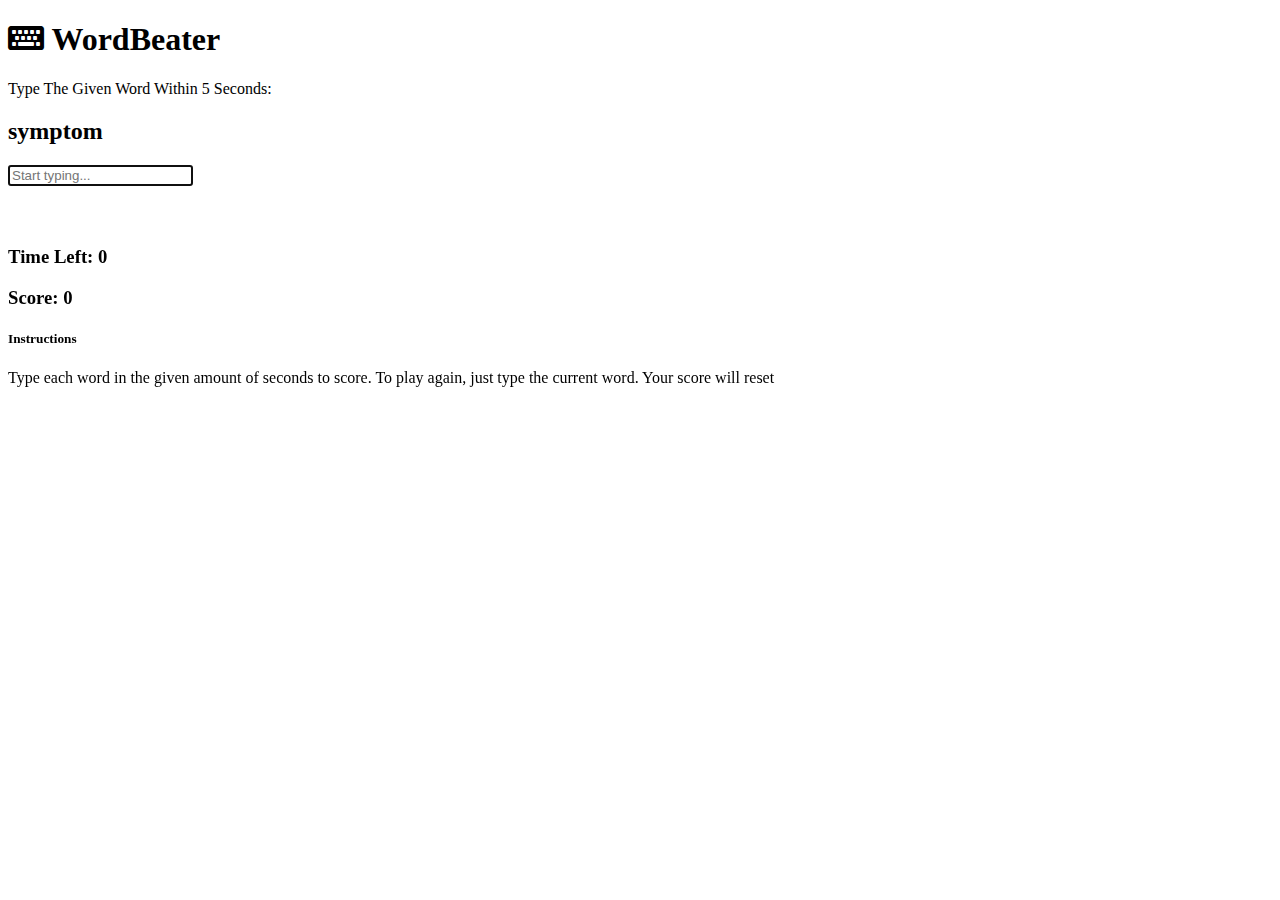
<file: index.html>
<!DOCTYPE html>
<html lang="en">

<head>
  <meta charset="UTF-8">
  <meta name="viewport" content="width=device-width, initial-scale=1.0">
  <meta http-equiv="X-UA-Compatible" content="ie=edge">
  <title>WordBeater</title>
  <link rel="stylesheet" href="https://stackpath.bootstrapcdn.com/bootstrap/4.1.3/css/bootstrap.min.css" integrity="sha384-MCw98/SFnGE8fJT3GXwEOngsV7Zt27NXFoaoApmYm81iuXoPkFOJwJ8ERdknLPMO"
  crossorigin="anonymous">
  <link rel="stylesheet" href="https://use.fontawesome.com/releases/v5.4.1/css/all.css">
</head>

<body class="bg-dark text-white ">
  <header class="bg-secondary text-center p-3 mb-5">
    <h1><i class="fas fa-keyboard"></i> WordBeater</h1>
  </header>
  <div class="container text-center">

    <!-- Word & Input -->
    <div class="row">
      <div class="col-md-6 mx-auto">
        <p class="lead">Type The Given Word Within
          <span class="text-success" id="seconds"></span> Seconds:</p>
        <h2 class="display-2 mb-5" id="current-word">Loading...</h2>
        <input type="text" class="form-control form-control-lg" placeholder="Start typing..." id="word-input" autofocus>
        <h4 class="mt-3" id="message"></h4>

        <!-- Time & Score Columns -->
        <div class="row mt-5">
          <div class="col-md-6">
            <h3>Time Left:
              <span id="time">0</span>
            </h3>
          </div>
          <div class="col-md-6">
            <h3>Score:
              <span id="score">0</span>
            </h3>
          </div>
        </div>

        <!-- Instructions -->
        <div class="row mt-5">
          <div class="col-md-12">
            <div class="card card-body bg-secondary text-white">
              <h5>Instructions</h5>
              <p>Type each word in the given amount of seconds to score. To play again, just type the current word. Your score
                will reset</p>
            </div>
          </div>
        </div>
      </div>
    </div>
  </div>

  <script src="main.js"></script>
</body>

</html>
</file>
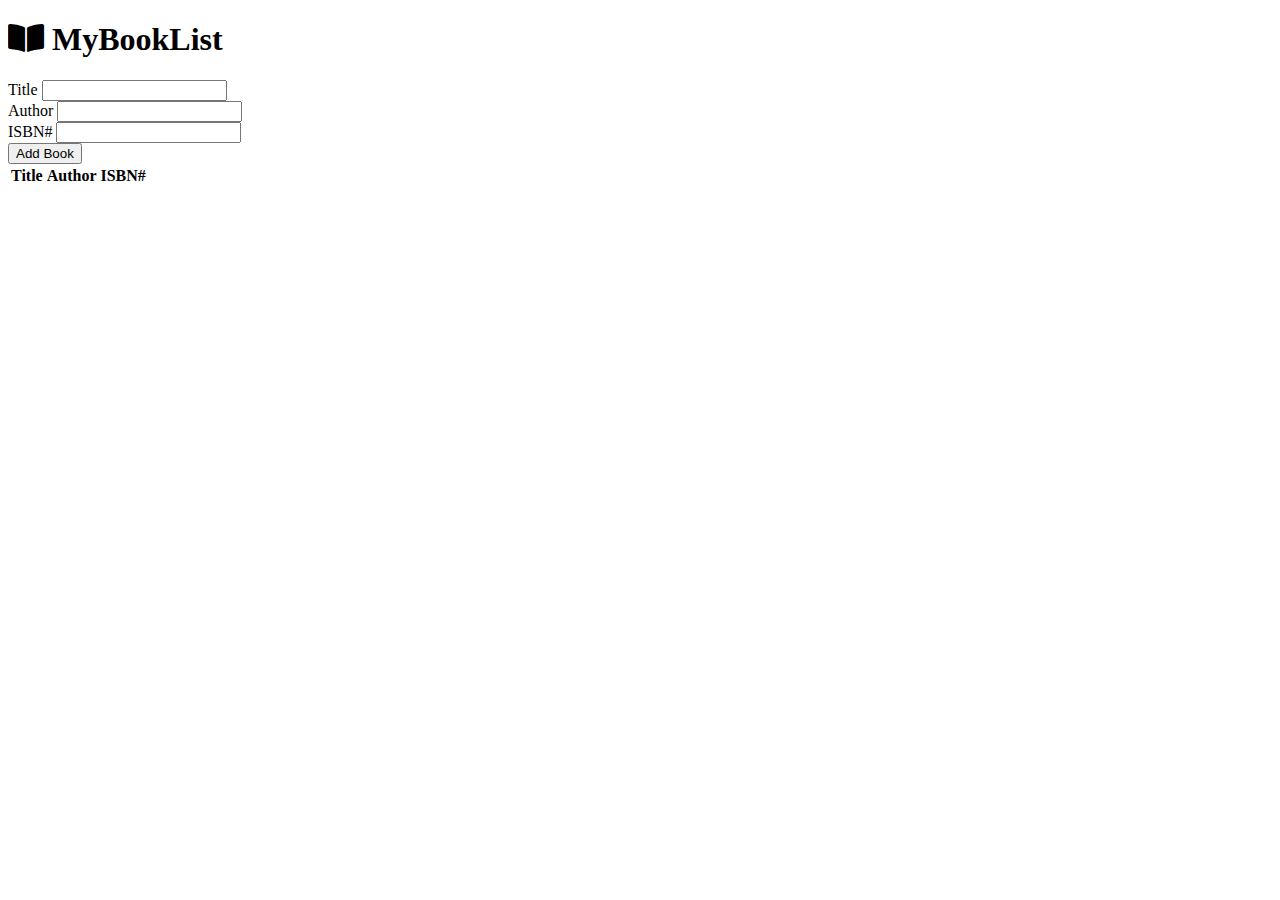
<file: Book List/index.html>
<!DOCTYPE html>
<html lang="en">
<head>
    <meta charset="UTF-8">
    <meta name="viewport" content="width=device-width, initial-scale=1.0">
    <link rel="stylesheet" href="https://bootswatch.com/4/yeti/bootstrap.min.css">
    <link rel="stylesheet" href="https://use.fontawesome.com/releases/v5.4.1/css/all.css">
    <link rel="stylesheet" href="style.css">
    <title>MyBookList App</title>
</head>
<body>
    <div class="container mt-4">
        <h1 class="display-4 text-center"><i class="fa fa-book-open text-primary"></i> My<span class="text-primary">Book</span>List</h1>
        <form id="book-form">
            <div class="form-group">
                <label for="title">Title</label>
                <input type="text" id="title" class="form-control">
            </div>
            <div class="form-group">
                <label for="author">Author </label>
                <input type="text" id="author" class="form-control">
            </div>
            <div class="form-group">
                <label for="isbn">ISBN#</label>
                <input type="number" id="isbn" class="form-control">
            </div>
            <input type="submit" value="Add Book" class="btn btn-primary btn-block">
        </form>
        <table class="table table-striped mt-5">
            <thead>
                <tr>
                    <th>Title</th>
                    <th>Author</th>
                    <th>ISBN#</th>
                    <th></th>
                </tr>
            </thead>
            <tbody id="book-list"></tbody>
        </table>
    </div>

    <script src="script.js"></script>
</body>
</html>
</file>
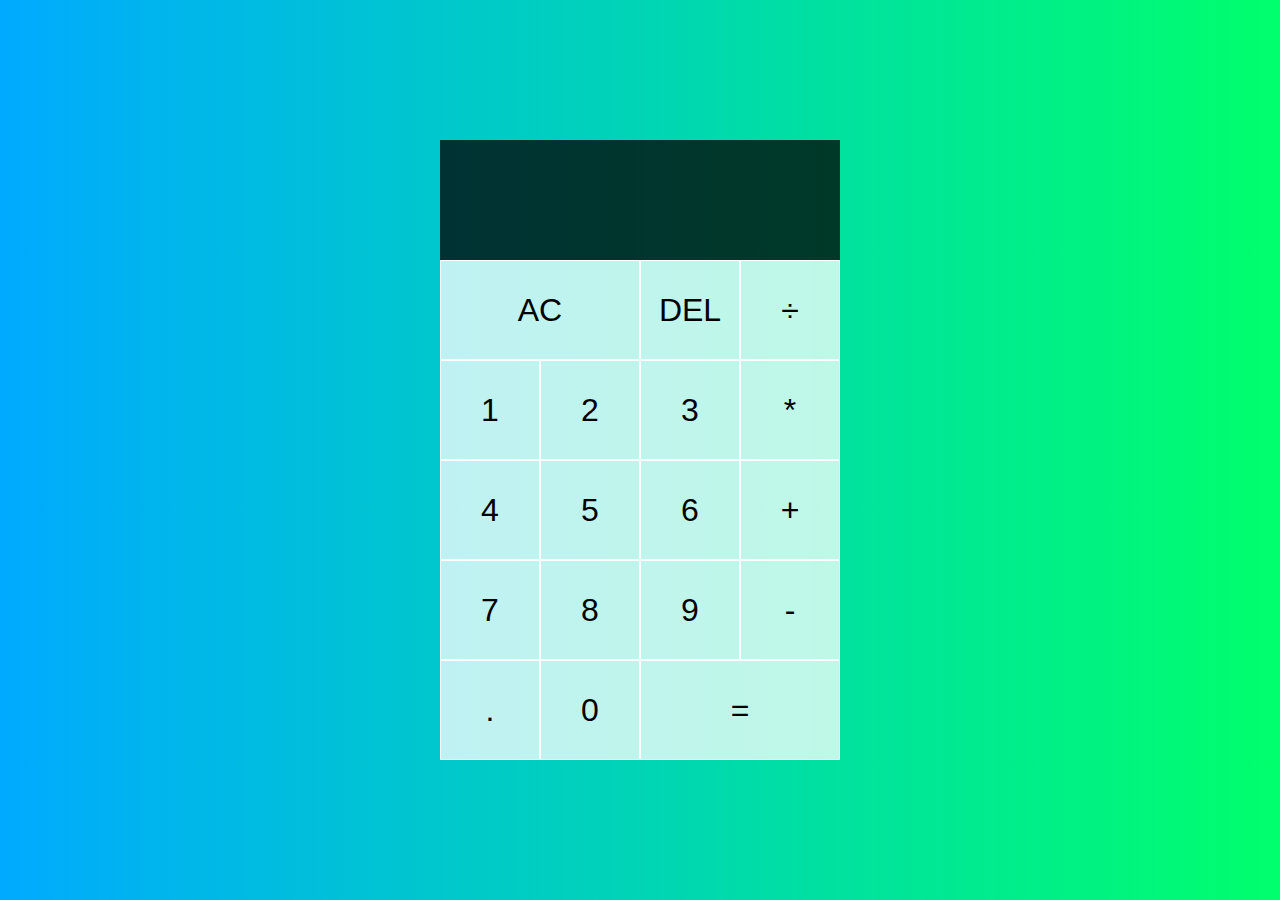
<file: Calculator/index.html>
<!DOCTYPE html>
<html lang="en">
<head>
    <meta charset="UTF-8">
    <meta name="viewport" content="width=device-width, initial-scale=1.0">
    <title>Calculator</title>
    <link rel="stylesheet" href="style.css">
    <script src="script.js" defer></script>
</head>
<body>
    <div class="calculator-grid">
        <div class="output">
            <div data-previous-operand class="previous-operand"></div>
            <div data-current-operand class="current-operand"></div>
        </div>
        <button data-all-clear class="span-two">AC</button>
        <button data-delete>DEL</button>
        <button data-operation>÷</button>
        <button data-number>1</button>
        <button data-number>2</button>
        <button data-number>3</button>
        <button data-operation>*</button>
        <button data-number>4</button>
        <button data-number>5</button>
        <button data-number>6</button>
        <button data-operation>+</button>
        <button data-number>7</button>
        <button data-number>8</button>
        <button data-number>9</button>
        <button data-operation>-</button>
        <button data-number>.</button>
        <button data-number>0</button>
        <button data-equals class="span-two">=</button>
    </div>
</body>
</html>
</file>
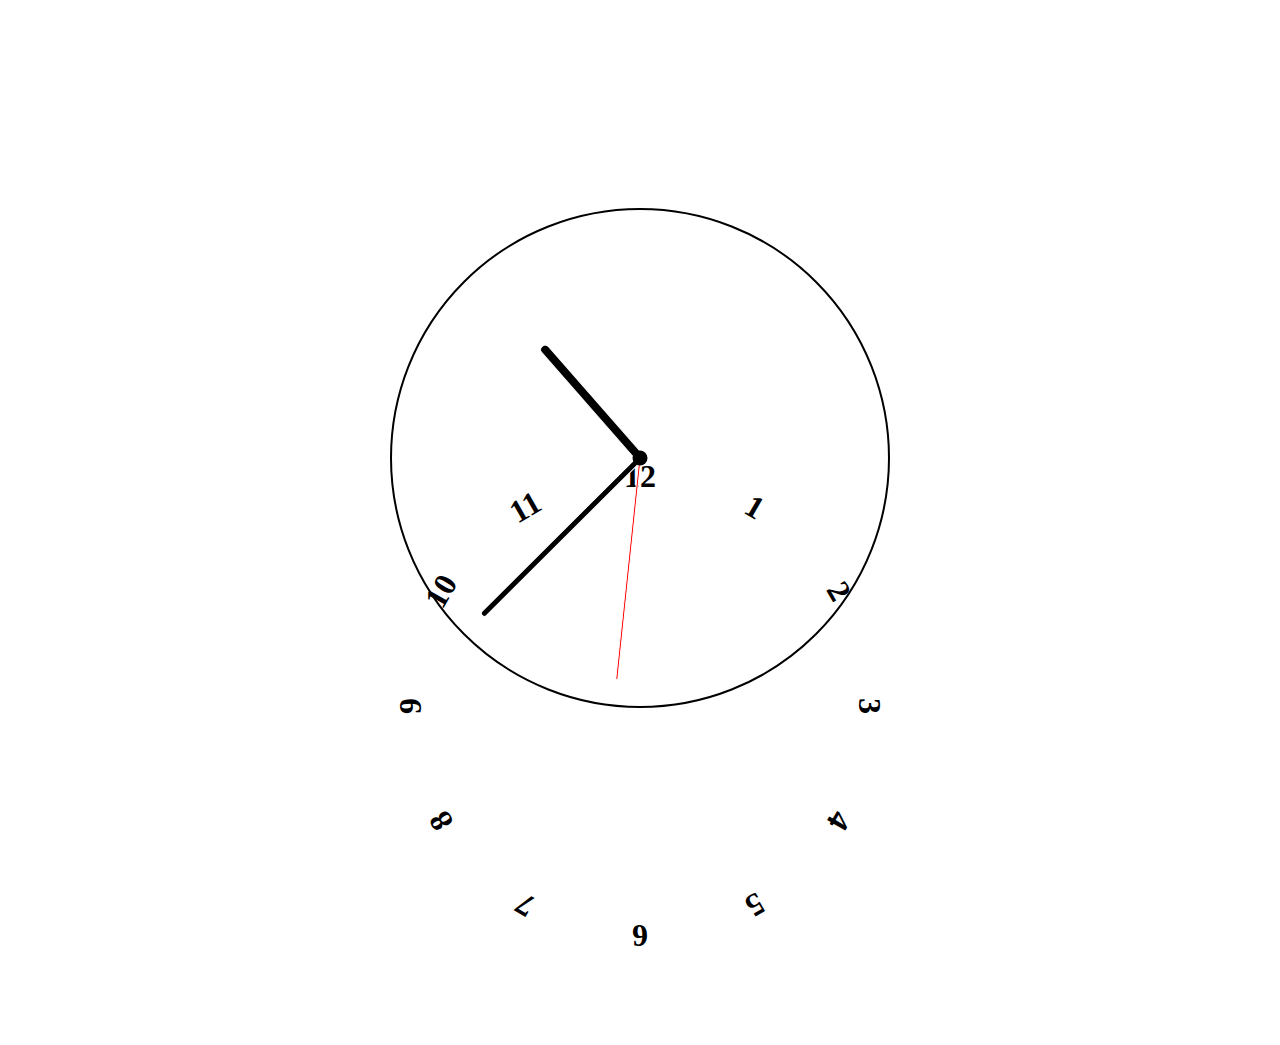
<file: Clock/index.html>
<!DOCTYPE html>
<html lang="en">
<head>
    <meta charset="UTF-8">
    <meta name="viewport" content="width=device-width, initial-scale=1.0">
    <script defer src="script.js"></script>
    <link rel="stylesheet" href="style.css">
    <title>Clock</title>
</head>
<body>
    <div class="clock">
        <div class="hand hour" data-hour-hand></div>
        <div class="hand minute" data-minute-hand></div>
        <div class="hand second"data-second-hand></div>
        <div class="number number1">1</div>
        <div class="number number2">2</div>
        <div class="number number3">3</div>
        <div class="number number4">4</div>
        <div class="number number5">5</div>
        <div class="number number6">6</div>
        <div class="number number7">7</div>
        <div class="number number8">8</div>
        <div class="number number9">9</div>
        <div class="number number10">10</div>
        <div class="number number11">11</div>
        <div class="number number12">12</div>
    </div>
</body>
</html>
</file>
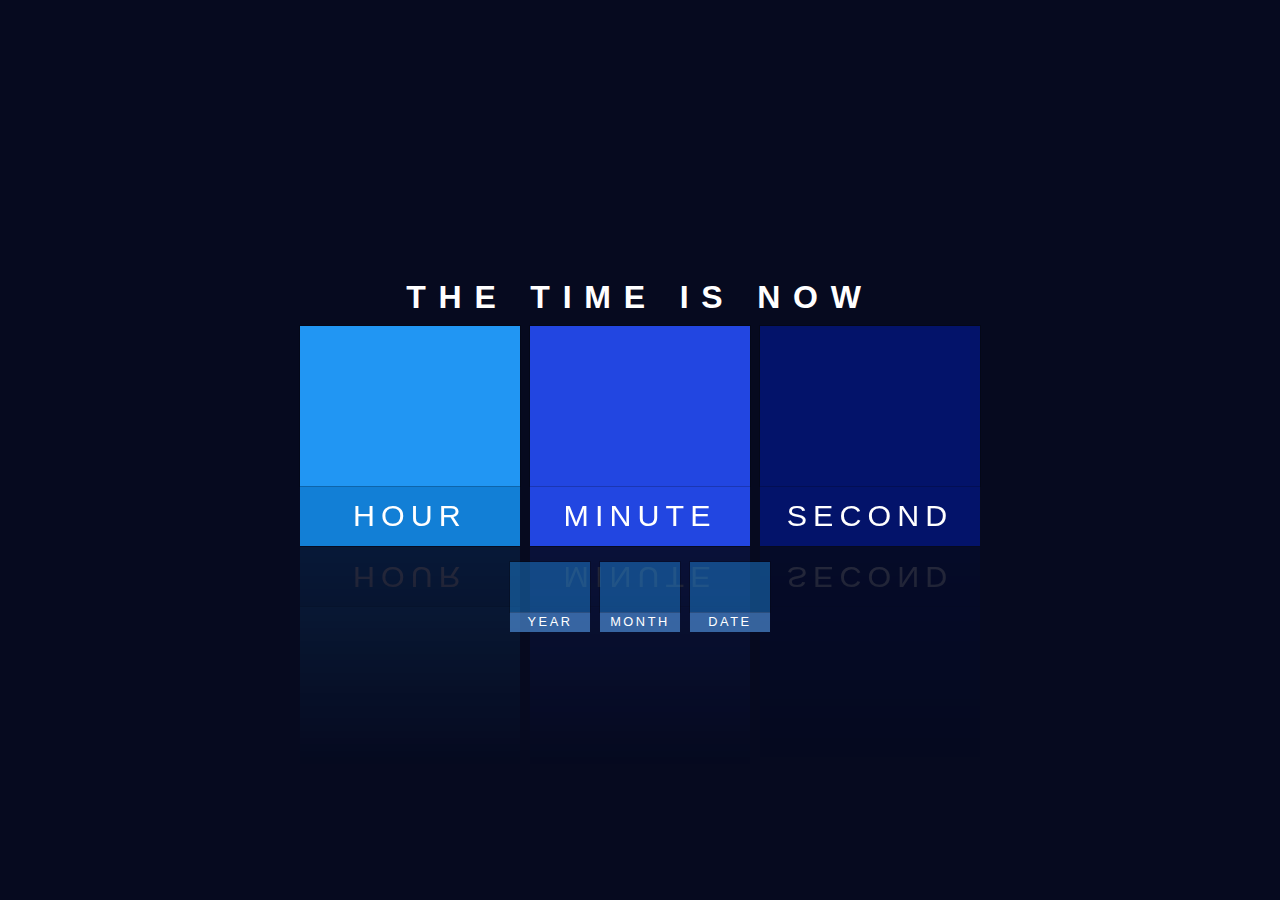
<file: Digital Clock/index.html>
<!DOCTYPE html>
<html lang="en">
<head>
    <meta charset="UTF-8">
    <meta name="viewport" content="width=device-width, initial-scale=1.0">
    <link rel="stylesheet" href="style.css">
    <title>Digital Clock</title>
</head>
<body>
    <div id="clock">
        <h2>The time is now</h2>
        <div id="time">
            <div>
                <span id="hour"></span><span>Hour</span>
            </div>
            <div>
                <span id="minutes"></span><span>Minute</span>
            </div>
            <div>
                <span id="seconds"></span><span>Second</span>
            </div>
        </div>
        <div class="date">
            <div>
                <span id="year"></span><span>Year</span>
            </div>
            <div>
                <span id="month"></span><span>Month</span>
            </div>
            <div>
                <span id="date"></span><span>Date</span>
            </div>
        </div>
        <div id="date">
        
    </div>
</body>
<script src="digital-clock.js"></script>
</html>
</file>
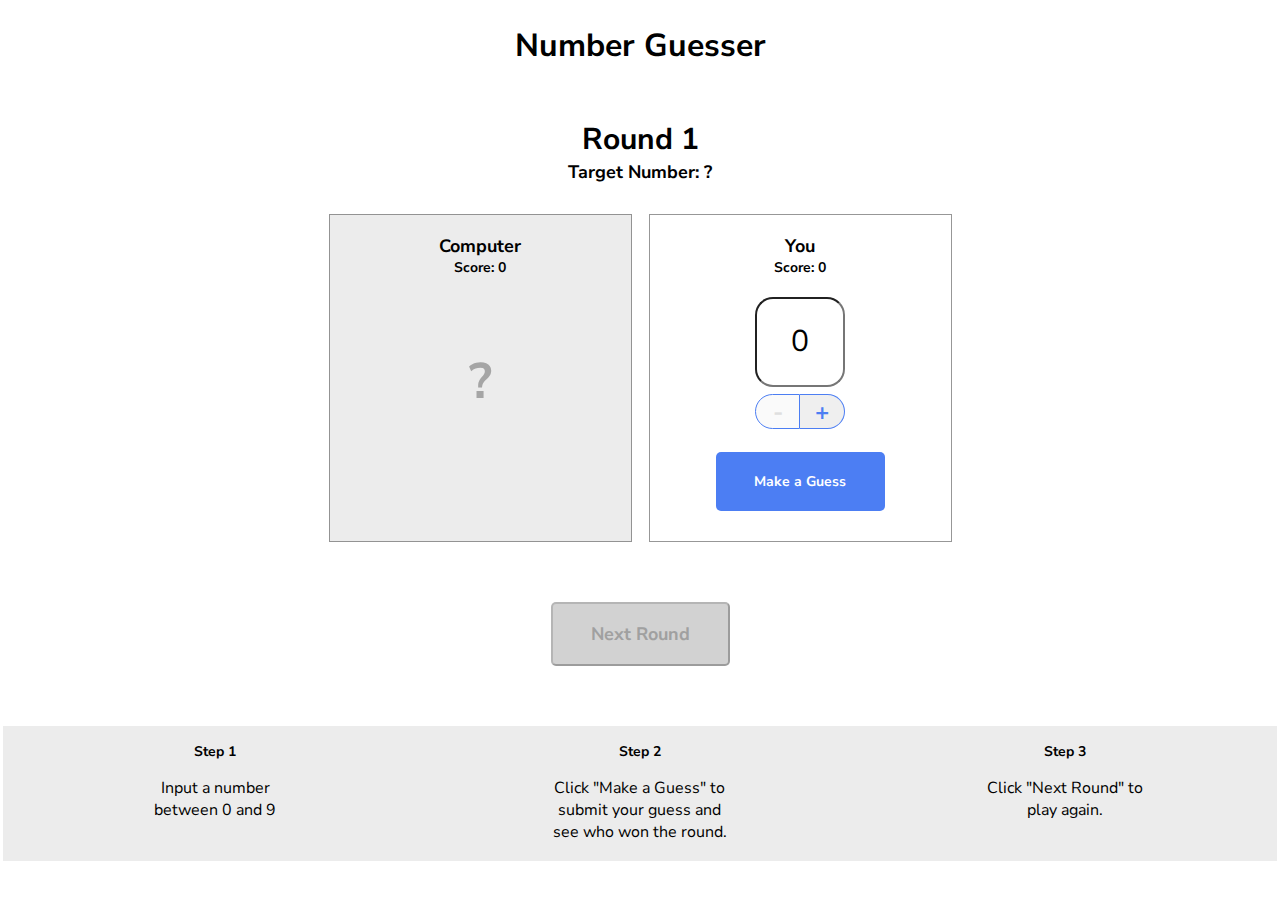
<file: Number Guesser/index.html>
<!doctype html>

<html>
  <head>
    <title>Number Guesser</title>
    <link href="https://fonts.googleapis.com/css?family=Nunito+Sans:400,700" rel="stylesheet">
    <link rel="stylesheet" href="./style.css">
  </head>
  <body>
    <div class="game-container">
      <header>
        <h1>Number Guesser</h1>
      </header>
      
      <div class="rounds">
        <p class="round-label">Round <span id="round-number">1</span></p>
        <p class="guess-label">Target Number: <span id="target-number">?</span></p>
      </div>

      <div class="guessing-area">
        <div class="guess computer-guess">
          <div class="guess-title">
            <p class="guess-label">Computer</p>
            <p class="score-label">Score: <span id="computer-score">0</span></p>
          </div>
          <p id="computer-guess" class="guesses">?</p>
          <p class="winning-text" id="computer-wins"></p>
        </div>
        <div class="guess human-guess">
          <div class="guess-title">
            <p class="guess-label">You</p>
            <p class="score-label">Score: <span id="human-score">0</span></p>
          </div>
          <input type="number" id="human-guess" min=0 max=9 value=0  class="guesses">
          <div class="number-controls">
            <button class="number-control left" id="subtract" disabled>-</button>
            <button class="number-control right" id="add">+</button>
          </div>
          <button class="button" id="guess">Make a Guess</button>
        </div>
      </div>

      <div class="next-round-container">
        <button class="button" id="next-round" disabled>Next Round</button>
      </div>

    </div>
    
    <div class="instructions">
      <div class="instruction">
        <h3>Step 1</h3>
        <p>Input a number between 0 and 9</p>
      </div>
      <div class="instruction">
        <h3>Step 2</h3>
        <p>Click "Make a Guess" to submit your guess and see who won the round.</p>
      </div>
      <div class="instruction">
        <h3>Step 3</h3>
        <p>Click "Next Round" to play again.</p>
      </div>
    </div>

    <script src="./script.js"></script>
    <script src="./game.js"></script>
  </body>
</html>
</file>
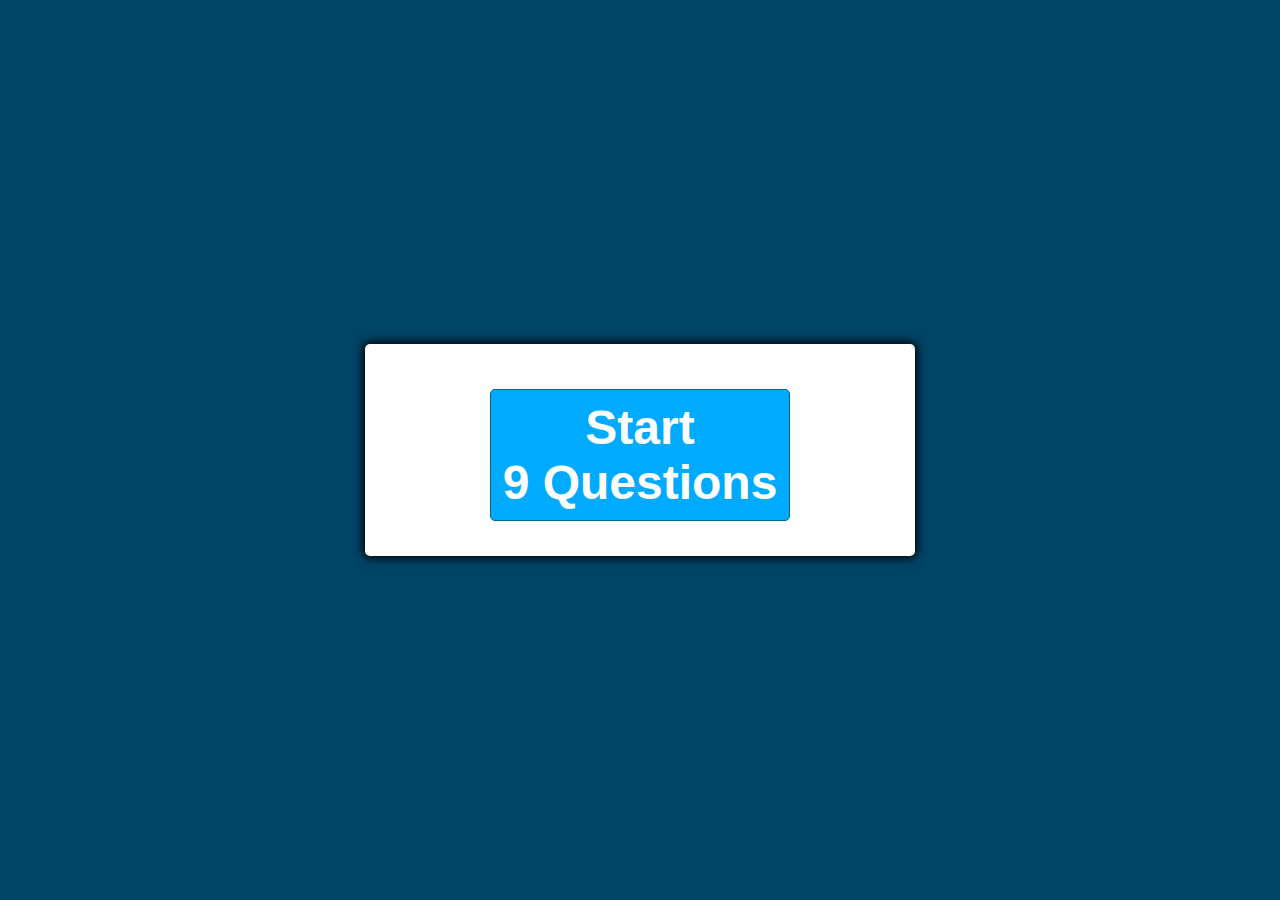
<file: Quiz app/index.html>
<!DOCTYPE html>
<html lang="en">
<head>
    <meta charset="UTF-8">
    <meta name="viewport" content="width=device-width, initial-scale=1.0">
    <link rel="stylesheet" href="style.css">
    <title>Quiz App</title>
</head>
<body>
    <div class="container">
        <div id="question-container" class="hide">
            <div id="question">Question</div>
            <div id="answer-buttons" class="btn-grid">
                <button class="btn">Answer 1</button>
                <button class="btn">Answer 2</button>
                <button class="btn">Answer 3</button>
                <button class="btn">Answer 4</button>
            </div>
        </div>
        <div class="controls">
            <button id="start-btn" class="start-btn btn">Start<br>9 Questions</button>
            <button id="next-btn" class="next-btn btn hide">Next</button>
        </div>
    </div>
    <script src="script.js" defer></script>
</body>
</html>
</file>
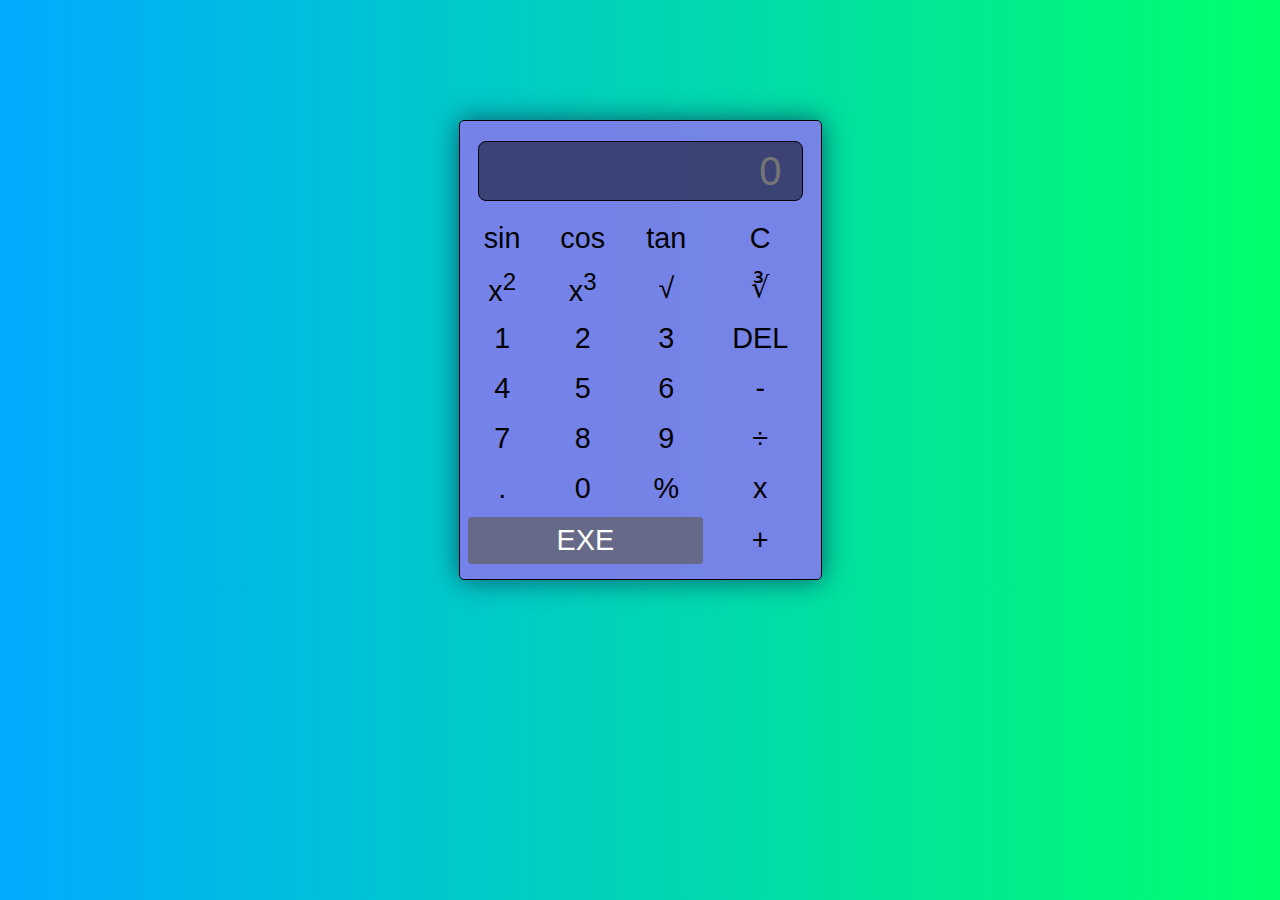
<file: Scientific Calculator/index.html>
<!DOCTYPE html>
<html lang="en">
<head>
    <meta charset="UTF-8">
    <meta name="viewport" content="width=device-width, initial-scale=1.0">
    <title>Scientific Calculator</title>
    <style type="text/css">
    *, *::before, *::after{
        box-sizing: border-box;
        font-family: 'Gill Sans', 'Gill Sans MT', Calibri, 'Trebuchet MS', sans-serif;
        font-weight: normal;
    }
    body {
        background: linear-gradient(to right, #00AAFF, #00FF6C);
    }
    button {
        color: black;
        border: 0;
        background-color: rgba(255, 255, 255, 0);
        margin: 0;
        padding: 10px 20px;
        width: 100%;
        height: 1.6em;
        font-size: 1.8em;
        justify-content: center;
        cursor: pointer;
        padding: 0px;
        border-radius: 3.5px;
    }
    table {
        background: rgba(129, 122, 236, 0.904);
        padding: 7px 5px;
        border: 1px solid black;
        text-align: center;
        padding-bottom: 10px;
        box-shadow: 0px 0px 27px #0d5569;
        border-radius: 5px;
        margin-top: 120px;
    }

    button.equal {
        background-color:rgba(95, 94, 94, 0.7);
        color: white;
        width: 150%;
    }
    button:hover {
        color: black;
        background-color: white;
    }
    .results {
        background-color: rgba(0, 0, 0, 0.493);
        color: white;
    }
    input{
        width: 325px;
        height: 1.5em;
        border: 1px solid #000;
        padding: 10px 20px;
        font-size: 29px;
        border-radius: 8px;
    }
    .nothing:hover{
        color: black;
        background-color: rgba(255, 255, 255, 0);
    }
    input {
        margin: 10px;
    }
    </style>
</head>
<body>
    <div id="calculator-grid">
    <form name="calculator">
        <table align="center">
            <tr> 
                <td colspan="4">
                    <input type="text" name="result" placeholder="0" style="text-align: right; font-size: 40px;" disabled class="results">
                </td>
            </tr>
            <tr>
                <td>
                    <button type="button" value="sin" onclick="sin()">sin</button>
                </td>
                <td>
                    <button type="button" value="cos" onclick="cos()">cos</button>
                </td>
                <td>
                    <button type="button" value="tan" onclick="tan()">tan</button>
                </td>
                <td colspan="2">
                    <button type="button" value=" " onclick="remv()" class="clear">C</button>
                </td>
            </tr>
            <tr>
                <td>
                    <button type="button" value="x^2" onclick="square()">x<sup>2</button>
                </td>
                <td>
                    <button type="button" value="x^3" onclick="qubbed()">x<sup>3</button>
                </td>
                <td>
                    <button type="button" value="sqrt2" onclick=" sqrt2()">&radic;</button>
                </td>
                </td>
                <td>
                    <button type="button" value="sqrt3" onclick="sqrt3()">&#8731;</button>
                </td>
            </tr>
            <tr>
                <td>
                    <button type="button" value="1" onclick="number(value)">1</button>
                </td>
                <td>
                    <button type="button" value="2" onclick="number(value)">2</button>
                </td>
                <td>
                    <button type="button" value="3" onclick="number(value)">3</button>
                </td>
                <td>
                    <button type="button" value="BACKSPC" onclick="BACKSPC()">DEL</button>
                </td>
            </tr>
            <tr>
                <td>
                    <button type="button" value="4" onclick="number(value)">4</button>
                </td>
                <td>
                    <button type="button" value="5" onclick="number(value)">5</button>
                </td>
                <td>
                    <button type="button" value="6" onclick="number(value)">6</button>
                </td>
                <td>
                    <button type="button" value="-" onclick="number(value)">-</button>
                </td>
            </tr>
            <tr>
                <td>
                    <button type="button" value="7" onclick="number(value)">7</button>
                </td>
                <td>
                    <button type="button" value="8" onclick="number(value)">8</button>
                </td>
                <td>
                    <button type="button" value="9" onclick="number(value)">9</button>
                </td>
                <td>
                    <button type="button" value="/" onclick="number(value)">÷</button>
                </td>
            </tr>
            <tr>
                <td>
                    <button type="button" value="." onclick="number(value)">.</button>
                </td>
                <td>
                    <button type="button" value="0" onclick="number(value)">0</button>
                </td>
                <td>
                    <button type="button" value="%" onclick="number(value)">%</button>
                <td>
                    <button type="button" value="*" onclick="number(value)">x</button>
                </td>
            </tr>
            <tr>
                <td colspan="2">
                    <button type="button" value="=" onclick="equal()" class="equal">EXE</button>
                </td>
                <td>
                    <button class="nothing" disabled></button>
                </td>
                <td><button type="button" value="+" onclick="number(value)" class="add">+</button></td>
            </tr>
        </table>
    </form>
</div>
    <script type="text/javascript">
        function sin() {
            document.calculator.result.value=Math.sin(document.calculator.result.value);
        }
        function cos() {
            document.calculator.result.value=Math.cos(document.calculator.result.value);
        }
        function tan() {
            document.calculator.result.value=Math.tan(document.calculator.result.value);
        }
        function BACKSPC() {
            var a = document.calculator.result.value;
            document.calculator.result.value = a.substr(0, a.length-1);
        }
        function square() {
            document.calculator.result.value = Math.pow(document.calculator.result.value, 2);
        }
        function qubbed() {
            document.calculator.result.value = Math.pow(document.calculator.result.value, 3);
        }
        function sqrt2() {
            document.calculator.result.value = Math.pow(document.calculator.result.value, 1/2);
        }
        function sqrt3() {
            document.calculator.result.value = Math.pow(document.calculator.result.value, 1/3);
        }
        function number(value) {
            document.calculator.result.value += value;
        }
        function remv() {
            document.calculator.result.value = '';
        }
        function equal() {
            document.calculator.result.value = eval(document.calculator.result.value);
        }
    </script>
</body>
</html>
</file>
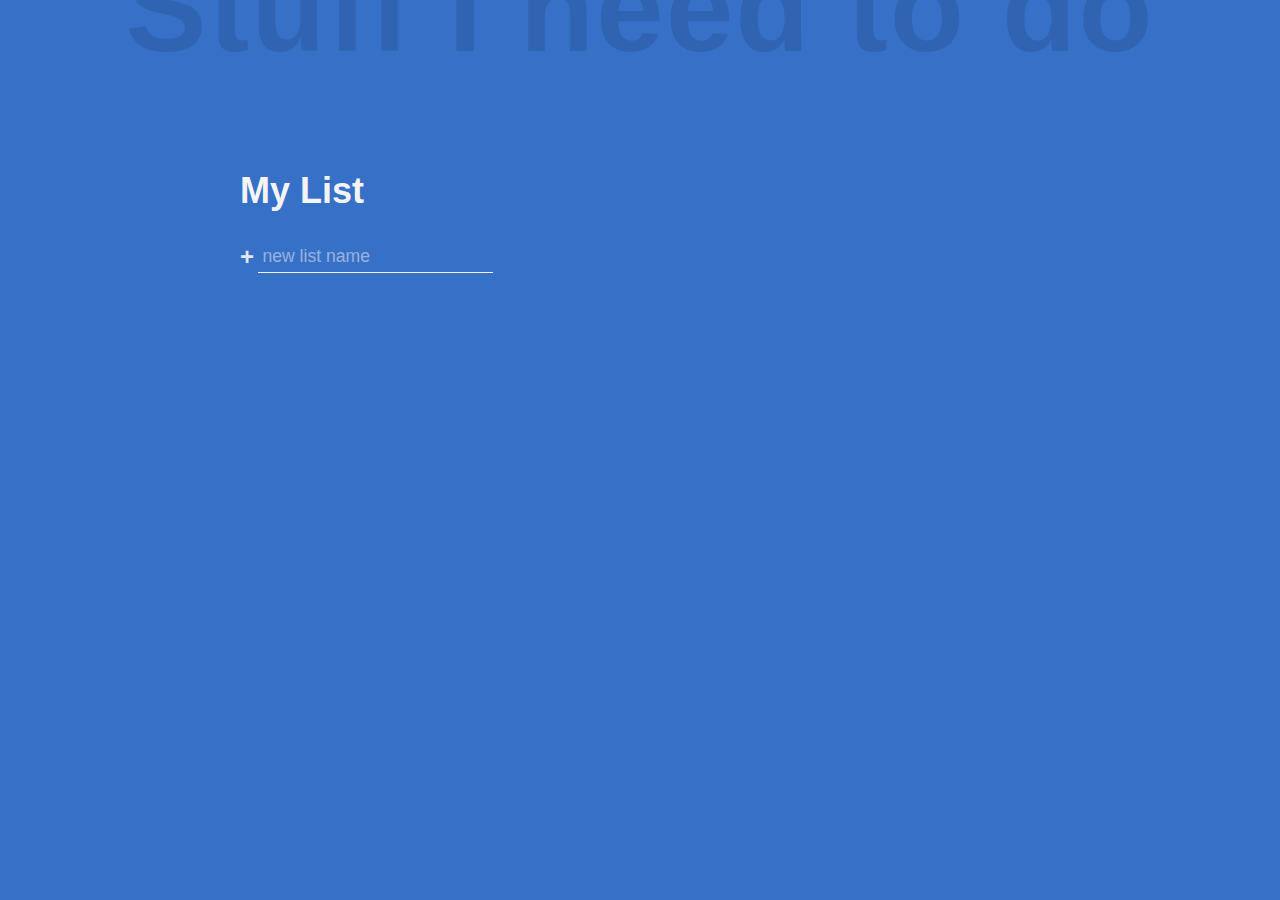
<file: To Do App/index.html>
<!DOCTYPE html>
<html lang="en">
<head>
    <meta charset="UTF-8">
    <meta name="viewport" content="width=device-width, initial-scale=1.0">
    <link rel="stylesheet" href="style.css">
    <script src="script.js" defer></script>
    <title>To Do App</title>
</head>
<body>
    <h1 class="title">Stuff I need to do</h1>

    <div class="all-tasks">
        <h2 class="task-list-title">My List</h2>
        <ul class="task-list" data-lists>
        </ul>

        <form action="" data-new-list-form>
            <input type="text" class="new list" data-new-list-input placeholder="new list name" aria-label="new list name">
            <button class="btn create" aria-label="create new list">+</button>
        </form>
    </div>

    <div class="todo-list" data-list-display-container>
        <div class="todo-header">
            <h2 class="list-title" data-list-title>Youtube</h2>
            <p class="task-count" data-list-count>3 tasks remaining</p>
        </div>
        <div class="todo-body">
            <div class="tasks" data-tasks>
            </div>

            <div class="new-task-creator"><form action="" data-new-task-form>
                <input data-new-task-input type="text" class="new task" placeholder="new task name" aria-label="new task name">
                <button class="btn create" aria-label="create new task">+</button>
            </form></div>

            <div class="delete-stuff">
                <button class="btn delete"data-clear-complete-tasks-button>Clear completed tasks</button>
                <button class="btn delete"data-delete-list-button>Delete list</button>
            </div>
        </div>
    </div>
<template id="task-template">
    <div class="task">
        <input type="checkbox">
        <label>
            <span class="custom-checkbox"></span>
        </label>
    </div>
</template>
</body>
</html>
</file>
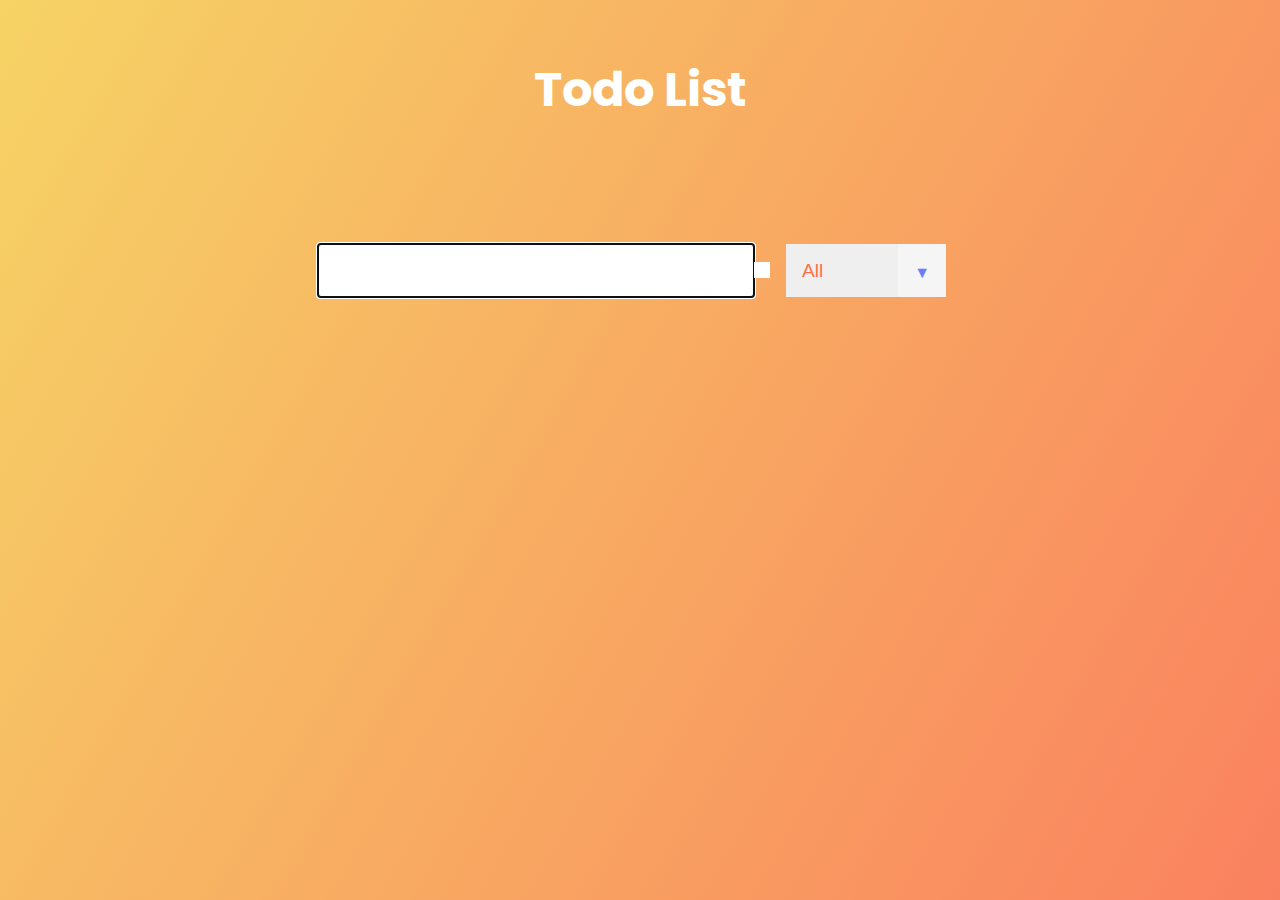
<file: ToDo List/index.html>
<!DOCTYPE html>
<html lang="en">
<head>
    <meta charset="UTF-8">
    <meta name="viewport" content="width=device-width, initial-scale=1.0">
    <link href="https://fonts.googleapis.com/css2?family=Poppins&display=swap" rel="stylesheet">
    <link rel="stylesheet" href="https://cdnjs.cloudflare.com/ajax/libs/font-awesome/5.14.0/css/all.min.css" integrity="sha512-1PKOgIY59xJ8Co8+NE6FZ+LOAZKjy+KY8iq0G4B3CyeY6wYHN3yt9PW0XpSriVlkMXe40PTKnXrLnZ9+fkDaog==" crossorigin="anonymous" />
    <link rel="stylesheet" href="style.css">
    <title>Todo List</title>
</head>
<body>
    
    <header>
        <h1>
            Todo List
        </h1>
    </header>
    <form>
        <input type="text" class="todo-input" autofocus>
        <button class="todo-button" type = "submit">
            <i class="fas fa-plus-square"></i>
        </button>
        <div class="select">
            <select name="todos" id="filter-todo">
                <option value="all">All</option>
                <option value="completed">Completed</option>
                <option value="incomplete">Incomplete</option>
            </select>
        </div>
    </form>
    <div class="todo-container">
        <ul class="todo-list"></ul>
    </div>

    <script src="app.js"></script>
</body>
</html>
</file>
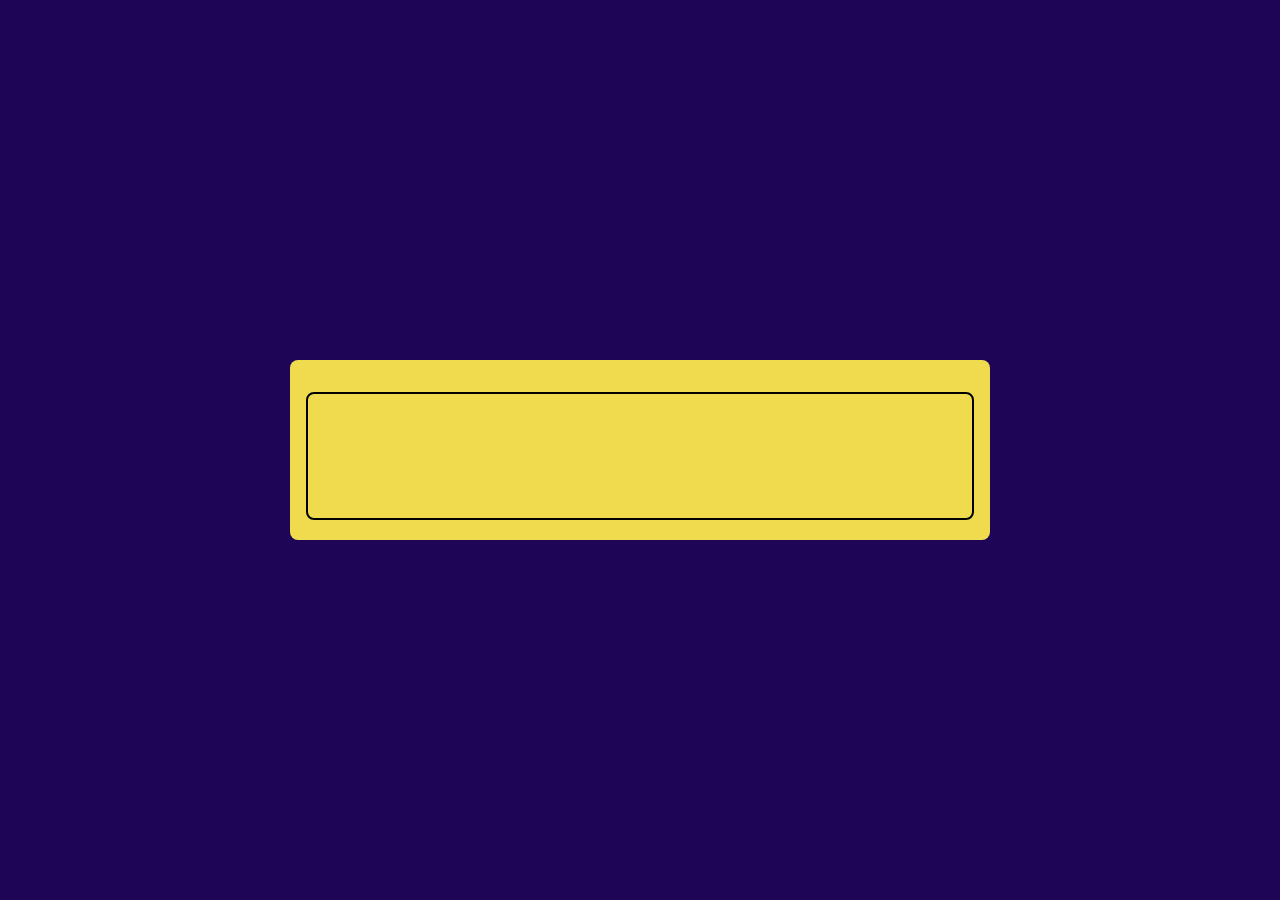
<file: Typing Game/index.html>
<!DOCTYPE html>
<html lang="en">
<head>
    <meta charset="UTF-8">
    <meta name="viewport" content="width=device-width, initial-scale=1.0">
    <link rel="stylesheet" href="style.css">
    <script src="script.js" defer></script>
    <title>Speed Typing</title>
</head>
<body>
    <div class="timer" id="timer"></div>
    <div class="container">
        <div class="quote-display" id="quoteDisplay"></div>
        <textarea id="quoteInput" class="quote-input" autofocus></textarea>
    </div>
</body>
</html>
</file>
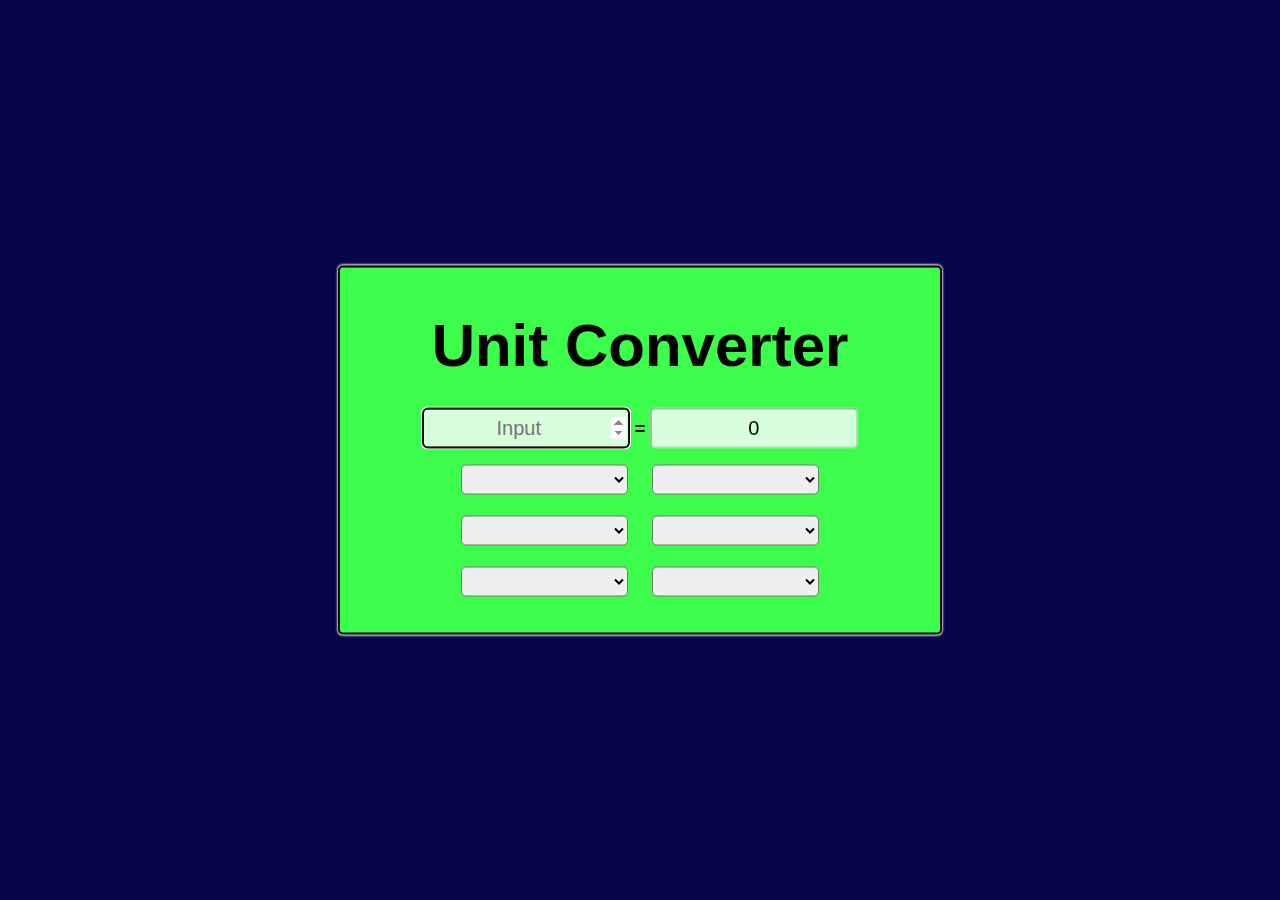
<file: Unit Converter/index.html>
<!DOCTYPE html>
<html lang="en">
<head>
    <meta charset="UTF-8">
    <meta name="viewport" content="width=device-width, initial-scale=1.0">
    <link rel="stylesheet" href="style.css">
    <title>Unit Converter</title>
</head>
<body>
    <div class="converter-body">
        <h1 class="converter-title">Unit Converter</h1>
        <input type="number" placeholder="Input" id="input" autofocus>
        <span>=</span>
        <input type="text" placeholder="Result" id="result" value="0" disabled>
        <select id="inputType">
            <option></option>
            <option value="meter">Meter</option>
            <option value="kilometer">Kilometer</option>
            <option value="centimeter">Centimeter</option>
        </select>
        <select id="resultType">
            <option></option>
            <option value="meter">Meter</option>
            <option value="kilometer">Kilometer</option>
            <option value="centimeter">Centimeter</option>
        </select>
        <br>
        <select id="weightInput">
            <option></option>
            <option value="pounds">Pounds</option>
            <option value="grams">Grams</option>
            <option value="kg">Kilograms</option>
        </select>
        <select id="weightOutput">
            <option></option>
            <option value="pounds">Pounds</option>
            <option value="grams">Grams</option>
            <option value="kg">Kilograms</option>
        </select>
        <br>
        <select id="mathInput">
            <option></option>
            <option value="percent">Percentage</option>
            <option value="decimal">Decimal</option>
        </select>
        <select id="mathOutput">
            <option></option>
            <option value="percent">Percentage</option>
            <option value="decimal">Decimal</option>
        </select>
    </div>


<script src="script.js"></script>
</body>
</html>
</file>
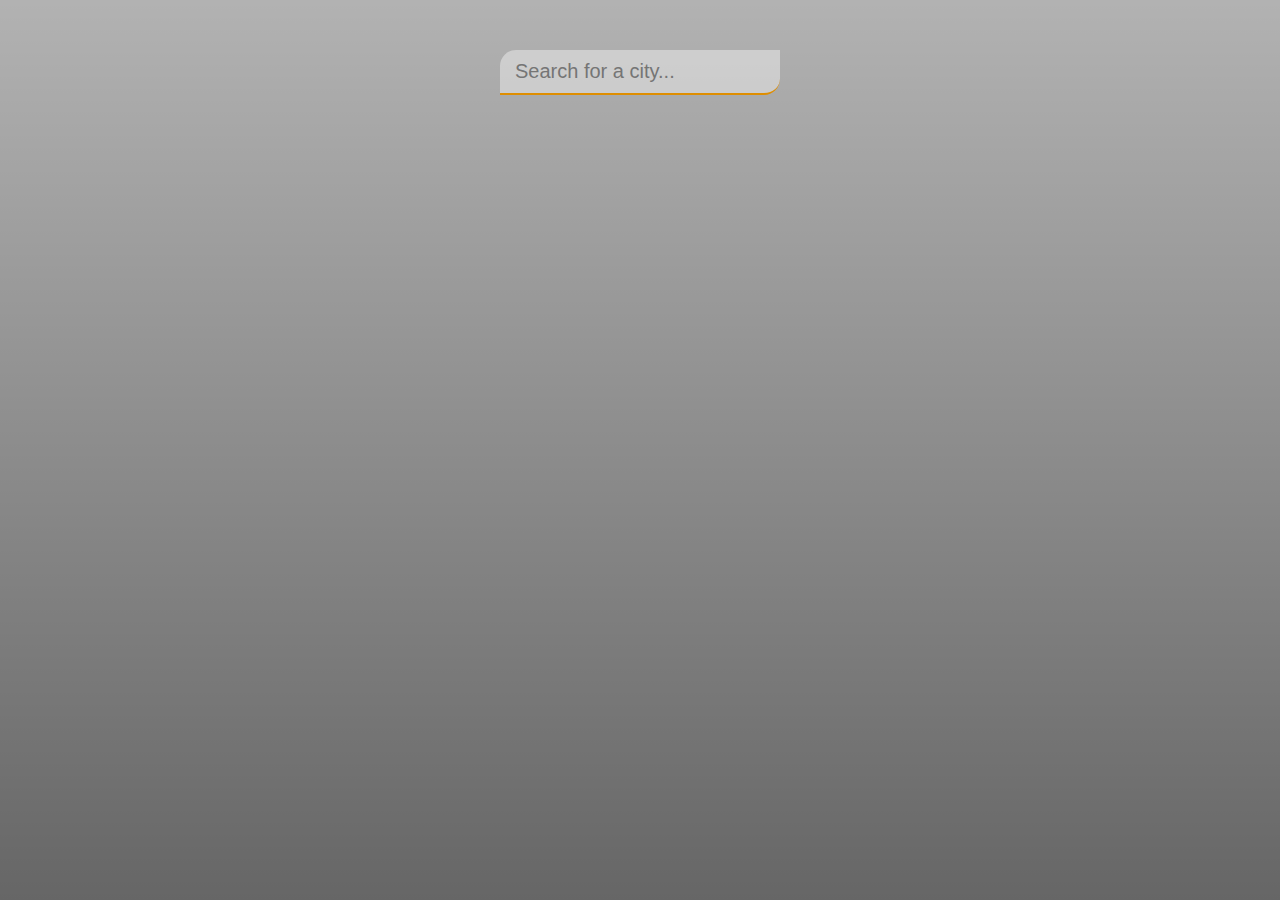
<file: Weather App/index.html>
<!DOCTYPE html>
<html lang="en">
<head>
    <meta charset="UTF-8">
    <meta name="viewport" content="width=device-width, initial-scale=1.0">
    <link rel="stylesheet" href="style.css">
    <script src="script.js" defer></script>
    <title>Weather App</title>
</head>
<body>
    <div class="app-wrap">
        <header>
            <input type="text" autocomplete="off" class="searchbox"
            placeholder="Search for a city...">
        </header>
        <main>
            <section class="location">
                <div class="city"></div>
                <div class="date"></div>
            </section>
            <div class="current">
                <div class="temp"><span></span></div>
                <div class="weather"></div>
                <div class="weather-description"></div>
                <div class="hi-low"></div>
                <div class="humidity"></div>
                <div class="feellike"><span></span></div>
                <div class="windspeed"></div>
            </div>
        </main>
    </div>
</body>
</html>
</file>
<file: Book List/style.css>
.fa-trash-alt {
    pointer-events: none;
}
</file>
<file: Calculator/style.css>
*, *::before, *::after{
    box-sizing: border-box;
    font-family: 'Gill Sans', 'Gill Sans MT', Calibri, 'Trebuchet MS', sans-serif;
    font-weight: normal;
}
body {
    padding: 0;
    margin: 0;
    background: linear-gradient(to right, #00AAFF, #00FF6C);
}
.calculator-grid {
    display: grid;
    justify-content: center;
    align-content: center;
    min-height: 100vh;
    grid-template-columns: repeat(4, 100px);
    grid-template-rows: minmax(120px, auto) repeat(5, 100px);
}
.calculator-grid > button {
    cursor: pointer;
    font-size: 2rem;
    border: 1px solid white;
    outline: none;
    background-color: rgba(255, 255, 255, 75%);
}
.calculator-grid > button:hover {
    background-color: rgba(255, 255, 255, .9);
}
.span-two {
    grid-column: span 2;
}
.output {
    grid-column: 1/ -1;
    background-color: rgba(0, 0, 0, .75);
    display: flex;
    align-items: flex-end;
    justify-content: space-around;
    flex-direction: column;
    padding: 10px;
    word-wrap: break-word;
    word-break: break-all;
}
.output .previous-operand {
    color: rgba(255, 255, 255, .75);
    font-size: 1.5rem;
}
.output .current-operand {
    color:white;
    font-size: 2.5rem;
}
</file>
<file: Clock/style.css>
*,*::after, *::before {
    box-sizing: border-box;
    font-family: 'Gill Sans', 'Gill Sans MT';
}
body {
    background-image: url(https://wallpaperaccess.com/full/51426.jpg);
    background-position: center;
    background-attachment: relative;
    background-size: cover;
    display: flex;
    justify-content: center;
    align-items: center;
    min-height: 100vh;
    overflow: hidden;
}

.clock {
    width: 500px;
    height: 500px;
    background-color: rgba(255, 255, 255, .8);
    border-radius: 50%;
    border: 2px solid black;
    position: relative;
    align-content: center;
    float: left;

}
.clock .number{
    --rotation: 0;
    position: absolute;
    width: 100%;
    height: 100%;
    text-align: center;
    transform: rotate(var(--rotation));
    font-size: 2rem;
    font-weight: bold;
}
.clock .number1{--rotation: 30deg;}
.clock .number2{--rotation: 60deg;}
.clock .number3{--rotation: 90deg;}
.clock .number4{--rotation: 120deg;}
.clock .number5{--rotation: 150deg;}
.clock .number6{--rotation: 180deg;}
.clock .number7{--rotation: 210deg;}
.clock .number8{--rotation: 240deg;}
.clock .number9{--rotation: 270deg;}
.clock .number10{--rotation: 300deg;}
.clock .number11{--rotation: 330deg;}

.clock .hand {
    --rotation: 0;
    position: absolute;
    bottom: 50%;
    left: 50%;
    background-color: black;
    border: 1px solid white;
    border-top-left-radius: 10px;
    border-top-right-radius: 10px;
    transform-origin: bottom;
    z-index: 10;
    transform: translateX(-50%) rotate(calc(var(--rotation)*1deg));
}
.clock::after {
    content:'';
    position: absolute;
    background-color: black;
    z-index: 11;
    width: 15px;
    height: 15px;
    top: 50%;
    left: 50%;
    transform: translate(-50%, -50%);
    border-radius: 50%;
}
.clock .hand.second {
    width: 3px;
    height: 45%;
    background-color: red;
}
.clock .hand.minute {
    width: 7px;
    height: 45%;
    background-color: black;
}
.clock .hand.hour {
    width: 10px;
    height: 30%;
    background-color: black;
}
</file>
<file: Digital Clock/style.css>
* {
    margin: 0;
    padding: 0;
    box-sizing: border-box;
    font-family: 'Gill Sans', 'Gill Sans MT', Calibri, 'Trebuchet MS', sans-serif;
}

body {
    display: flex;
    justify-content: center;
    align-items: center;
    min-height: 100vh;
    background: #060a1f;
}
#clock h2 {
    position: relative;
    display: block;
    color: #fff;
    text-align: center;
    margin: 10px 0;
    font-weight: 700;
    text-transform: uppercase;
    letter-spacing: 0.4em;
    font-size: 2em;
}

#clock #time {
    display: flex;
    margin-bottom: 1em;
}
#clock #time div {
    position: relative;
    margin: 0 5px;
    -webkit-box-reflect: below 1px linear-gradient(transparent, #0002);
}

#clock #time div span {
    position: relative;
    display: block;
    width: 220px;
    height: 160px;
    background: #2196f3;
    color: #fff;
    font-weight: 300;
    display: flex;
    justify-content: center;
    align-items: center;
    font-size: 8em;
    z-index: 10;
    box-shadow: 0 0 0 1px rgba(0, 0, 0, .2);
}
#clock #time div span:nth-child(2) {
    height: 60px;
    font-size: 1.9em;
    letter-spacing: 0.2em;
    font-weight: 500;
    z-index: 9;
    box-shadow: none;
    background: #127fd6;
    text-transform: uppercase;
}

#clock #time div:last-child span {
    background: #0026ff56;
}
#clock #time div:last-child span:nth-child(2) {
    background: #0026ff56;
}
#clock #time div:nth-child(2) span {
    background: rgba(39, 78, 252, 0.882)
}
#clock #time div {
    position: relative;
    margin: 0 5px;
    -webkit-box-reflect: below 1px linear-gradient(transparent, #0002);
}
#clock .date div span {
    position: relative;
    display: block;
    width: 80px;
    height: 50px;
    background: #2195f36c;
    color: #fff;
    font-weight: 300;
    display: flex;
    justify-content: center;
    align-items: center;
    z-index: 10;
    box-shadow: 0 0 0 1px rgba(0, 0, 0, .2);
}
#clock .date div {
    position: relative;
    margin: 0 5px;  
}
#clock .date {
    display: flex;
    justify-content: center;
    text-align: center;
}
#clock .date div span:nth-child(2) {
    height: 20px;
    font-size: 0.8em;
    letter-spacing: 0.2em;
    font-weight: 500;
    z-index: 9;
    box-shadow: none;
    background: #59a3f794;
    text-transform: uppercase;
}
#year, #month, #date {
    font-size: 2em;
}
</file>
<file: Number Guesser/style.css>
* {
    font-family: 'Nunito Sans';
    box-sizing: border-box;
  }
  
  body {
    margin: 0 auto;
    padding: 3px;
    background-color: #fff;
  }
  
  .game-container {
    max-width: 640px;
    margin: 0 auto;
    text-align: center;
  }
  
  header {
    display: flex;
    justify-content: center
  }
  
  .rounds {
    display: flex;
    flex-direction: column;
    align-items: center;
    margin-bottom: 30px;
  }
  
  .round-label {
    font-size: 30px;
    font-weight: 700;
    margin-bottom: 0px;
  }
  
  .guess {
    min-width: 303px;
    height: 328px;
    display: flex;
    flex-direction: column;
    align-items: center;
    padding: 19px;
  }
  
  .guessing-area {
    display: flex;
    justify-content: space-around;
    align-items: flex-start;
    margin-bottom: 60px;
  }
  
  .guess-title {
    display: flex;
    flex-direction: column;
    align-items: center;
    justify-content: flex-start;
    margin-bottom: 20px;
  }
  
  .guess-label {
    font-size: 18px;
    font-weight: 700;
    margin: 0;
  }
  
  .score-label {
    font-size: 14px;
    font-weight: 700;
    margin: 0;
  }
  
  .target-guess {
    display: flex;
    flex-direction: column;
    align-items: center;
    justify-content: flex-start;
  }
  
  .computer-guess {
    background-color: #ececec;
  }
  
  #computer-guess {
    font-size: 50px;
    font-weight: 700;
    color: #a5a5a5;
  }
  
  .human-guess {
    border: 1px solid #979797;
  }
  
  .guess input {
    height: 90px;
    width: 90px;
    font-size: 30px;
    text-align: center;
    margin: 0 auto;
    margin-bottom: 7px;
  }
  
  .number-controls {
    font-size: 0;
    margin-bottom: 23px;
  }
  
  .number-control {
    border: solid 1px #4c7ef3;
    display: inline-block;
    width: 45px;
    height: 35px;
    font-size: 24px;
    font-weight: 700;
    color: #4c7ef3;
    cursor: pointer;
  }
  
  .number-controls button[disabled] {
    color: #dfdfdf;
    cursor: default;
  }
  
  .left {
    border-top-left-radius: 22.5px;
    border-bottom-left-radius: 22.5px;
  }
  
  .right {
    border-top-right-radius: 22.5px;
    border-bottom-right-radius: 22.5px;
    border-left-width: 0px;
  }
  
  .controls {
    display: flex;
    justify-content: space-around;
  }
  
  .button {
    background-color: #4c7ef3;
    color: #fff;
    cursor: pointer;
    border-radius: 5px;
  }

  .button:hover {
      background: rgb(3, 250, 65);
      color: black;
  }
  
  #guess {
    padding: 20px;
    width: 169px;
    height: 59px;
    border: none;
    font-weight: 700;
    font-size: 14px;
  }
  
  input[type=number]::-webkit-inner-spin-button {
    -webkit-appearance: none;
  }
  
  #next-round {
    width: 179px;
    height: 64px;
    font-size: 18px;
    font-weight: bold;
    margin-left: auto;
    margin-right: auto;
    margin-bottom: 60px;
  }
    
  .button[disabled] {
    background-color: #d2d2d2;
    color: #a0a0a0;
    cursor: default;
  }
  
  .instructions {
    background-color: #ececec;
    width: 100%;
    display: flex;
    justify-content: space-around;
  }
  
  .instruction {
    width: 180px;
    padding: 2px;
    text-align: center;
  }
  
  .instructions h3 {
    font-size: 14px;
  }
  
  
  .winning-text, .winning-text[disabled] {
    color: #ec3636;
    font-weight: 700;
  }

  .guess.computer-guess {
      border: 1px solid rgba(0, 0, 0, 0.377);
  }

  .guessing-area {
      background: rgba(255, 255, 255, 0.7);
  }
  
  #human-guess {
      border-radius: 20%;
  }
</file>
<file: Quiz app/style.css>
*, *::before, *::after {
    box-sizing: border-box;
    font-family: 'Gill Sans', 'Gill Sans MT', Calibri, 'Trebuchet MS', sans-serif;
}

:root {
    --hue-neutral: 200;
    --hue-wrong: 0;
    --hue-correct: 145;
}

body {
    --hue: var(--hue-neutral);
    padding: 0;
    margin: 0;
    display: flex;
    justify-content: center;
    align-items: center;
    width: 100vw;
    height: 100vh;
    background-color: hsl(var(--hue), 100%, 20%);
    font-size: 250%;
}

body.correct {
    --hue: var(--hue-correct);
    transition: 500ms;
}

body.wrong {
    --hue: var(--hue-wrong);
    transition: 500ms;
}

.container {
    width: 550px;
    max-width: 80%;
    background-color: white;
    border-radius: 5px;
    padding: 20px;
    box-shadow: 0 0 10px 2px;
    padding: 30px;
}

.btn-grid {
    display: grid;
    grid-template-columns: repeat(2, auto);
    gap: 10px;
    margin: 20px, 0;
}

.btn {
    --hue: var(--hue-neutral);
    border: 1px solid hsl(var(--hue), 100%, 30%);
    background-color: hsl(var(--hue), 100%, 50%);
    border-radius: 5px;
    padding: 5px 20px;
    width: 200px;
    color: white;
    outline: none;
    font-size: 200%;
    justify-self: center;
}

.btn:hover {
    border-color: black;
    color: hsl(var(--hue), 100%, 50%);
    background-color: white;
    transform: scale(1.05);
    transition: 300ms;
}

.btn.correct {
    --hue: var(--hue-correct);
    color: black;
    transition: 500ms;
}

.btn.wrong {
    --hue: var(--hue-wrong);
    transition: 500ms;
}

.start-btn, .next-btn {
    font-size: 3rem;
    font-weight: bold;
    padding: 10px;
    margin: 10px;
    margin-top: 15px;
    margin-bottom: 5px;
    width: 300px;  
}

.controls {
    display: flex;
    justify-content: center;
    align-items: center;
}

.hide {
    display: none;
}

#question {
    padding-bottom: 20px;
    margin-left: 20px;
}
</file>
<file: To Do App/style.css>
:root {
    --clr-primary: rgb(54, 112, 199);
    --clr-light: #f4f4f4;
    --clr-dark: #333;
    --clr-warning: rgb(99, 36, 36);
}
*, *::before, *::after {
    font-family: inherit;
    box-sizing: border-box;
}

body {
    margin: 0;
    font-family: 'Work Sans', sans-serif;
    font-weight: 300;
    font-size: 1.5rem;
    background-color: var(--clr-primary);
    color: var(--clr-light);

    display: grid;
    grid:"header header header header" auto
         "...... lists active ......" auto / 
    1fr minmax(100px, 300px) minmax(250px, 500px) 1fr;
}

.title {
    grid-area: header;
    text-align: center;
    font-size: calc(7vw + 2rem);
    font-weight: 900;
    color: rgba(0, 0, 0, 0.1);
    letter-spacing: 2px;
    margin: -0.5em 0 0.5em;
}


.all-tasks{
    grid-area: lists;
}

.task-list {
    line-height: 1.7;
    font-size: 1.2rem;
    list-style: circle;
    padding-left: 1.1em;
}

.list-name {
    cursor: pointer;
}

.list-name:hover{
    opacity: 0.7;
}

form {
    display: flex;
}

.btn {
    cursor: pointer;
    background: 0;
    padding: 0;
    border: 0;
    color: inherit;
}

.btn.create {
    font-size: 1.5rem;
    font-weight: 900;
    margin-right: 0.25rem;
    transition: opacity 250ms ease-in;
    opacity: 0.9;
}

.btn.create:hover {
    opacity: 0.7;
}

.btn.delete {
    font-size: 1rem;
    opacity: 0.7;
    transition: color 200ms;
}

.btn.delete:hover {
    color: var(--clr-warning)
}

.new {
    background: transparent;
    border: 0;
    color: inherit;
    border-bottom: 1px solid currentColor;
    font-size: inherit;
    outline: none;

    transition: border-bottom 250ms ease-in;
    order: 2;
    padding: 0.25em;
}

.new::placeholder {
    opacity: 0.4;
}

.new:focus {
    border-bottom-width: 3px;
}

.active-list {
    font-weight: 700;
}

.new:focus::placeholder {
    opacity: 0.2;
}

.new.list {
    font-size: 1.1rem;
}

.new.task {
    margin-bottom: 0;
}

.todo-list{
    --spacer: 2rem;

    grid-area: active;
    background: var(--clr-light);
    color: var(--clr-dark);
}

.todo-header{
    background: #e4e4e4;
    padding: var(--spacer);
    display: flex;
    align-items: center;

    justify-content: space-between;;
}

.list-title {
    margin: 0 1rem 0 0;
}

.task-count {
    margin: 0;
    font-size: 1rem;
}

.todo-body {
    padding: var(--spacer);
    position: relative;
}

.new-task-creator .create {
    color: var(--clr-primary);
}

[type="checkbox"] {
    opacity: 0;
    position: absolute;

}

.task label {
    display: inline-flex;
    align-items: center;
    position: relative;
}

.task {
    position: relative;
    margin-bottom: 1.25em;
}

.task::after {
    content: "";
    position: absolute;
    right: 0;
    left: 0;
    bottom: -0.5em;
    height: 1px;
    background: currentColor;
    opacity: .1;
}

.task {
    position: relative;
}

.custom-checkbox {
    --size: .75em;
    display: inline-block;
    width: var(--size);
    height:  var(--size);
    margin-right: var(--size);
    cursor: pointer;
    border: 2px solid currentcolor;
    border-radius: 50%;
    transform: scale(1);
    transition: transform 300ms ease-in-out;
}

.task:hover .custom-checkbox, [type="checkbox"]:focus + label .custom-checkbox{
    transform: scale(1.2);
    color: var(--clr-primary);
}
[type="checkbox"]:checked + label .custom-checkbox {
    background: var(--clr-primary);
    border-color: var(--clr-primary);
    box-shadow: inset 0 0 0px 2px whitesmoke;
}

[type="checkbox"]:checked + label {
    opacity: 0.5;
}

.task label::after {
    content: "";
    position: absolute;
    left: 0;
    right: 0;
    left: 1.5em;
    top: 50%;
    height: 3px;
    background: currentColor;
    transform: scaleX(0);
    transform-origin: right;
    transition: transform 150ms ease-in-out;
}

[type="checkbox"]:checked + label::after {
    transform: scaleX(1);
    transform-origin: left;
}
.new.list::placeholder {
    color: var(--clr-light);
    opacity: 0.5;
}

.delete-stuff {
    display: flex;
    justify-content: space-evenly;
    position: absolute;
    width: 100%;
    left: 0;
    bottom: -35px;
    color: var(--clr-light);
}
</file>
<file: ToDo List/style.css>
* {
    margin: 0;
    padding: 0;
    box-sizing: border-box;
}

body {
    background-image: linear-gradient(120deg, #f6d365, #fa815f);
    color: white;
    font-family: 'Poppins', sans-serif;
    min-height: 100vh;
}

header {
    font-size: 1.5em;
}

header, form {
    min-height: 20vh;
    display: flex;
    justify-content: center;
    align-items: center;
}

form input, form button {
    padding: 0.5rem;
    font-size: 2rem;
    border:none;
    background: white;
}

form button {
    color: #d88771;
    background: white;
    cursor: pointer;
    transition: all 0.3s ease;
}

form button:hover {
    background: #d88771;
    color: white;
}

.todo-container {
    display: flex;
    justify-content: center;
    align-items: center;
}

.todo-list {
    min-width: 33%;
    max-width: 60%;
    list-style: none;
}

.todo {
    margin: 0.5rem;
    background: white;
    color: black;
    font-size: 1.5rem;
    display: flex;
    justify-content: space-between;
    align-items: center;
    transition: all 0.5s ease;
}

.todo li {
    flex: 1;
}

.trash-btn, .complete-btn {
    background: #ff6f47;
    color: white;
    border: none;
    padding: 1rem;
    cursor: pointer;
    font-size: 1rem;
}

.complete-btn {
    background: rgb(73, 204, 73);
}

.todo-item {
    padding: 0rem 0.5rem;
}

.fa-trash, .fa-check {
    pointer-events: none;
}

.completed {
    text-decoration: line-through;
    opacity: 0.5;
}

.fall {
    transform: translateY(8rem) rotateZ(20deg);
    opacity: 0;
}

select {
    -webkit-apperance: none;
    -moz-appearance: none;
    appearance: none;
    outline: none;
    border: none;
}

.select {
    margin: 1rem;
    position: relative;
    overflow: hidden;
}

select {
    color: #ff6f47;
    width: 10rem;
    cursor: pointer;
    padding: 1rem;
    font-size: 1.2rem;
}

.select::after {
    content: "\25BC";
    position: absolute;
    background: #ffffff69;
    color: rgb(105, 127, 250);
    top: 0;
    right: 0;
    padding: 1rem;
    pointer-events: none;
    transition: all 0.3s ease;
}

.select:hover::after {
    background: white;
    color: #ff6f47;
}
</file>
<file: Typing Game/style.css>
* {
    box-sizing: border-box;
}
body {
    display: flex;
    justify-content: center;
    align-items: center;
    min-height: 100vh;
    margin: 0;
    background-color: #1e0555;
}
body, .quote-input {
    font-family: 'Gill Sans', 'Gill Sans MT', Calibri, 'Trebuchet MS', sans-serif;
}
.container {
    background-color: #f0db4f;
    border-radius: .5rem;
    padding: 1rem;
    width: 700px;
    max-width: 90%;
}
.timer {
    position: absolute;
    top: 3rem;
    font-size: 3rem;
    color: #f0db4f;
    font-weight: bold;
}

.quote-display {
    margin-bottom: 1rem;
    margin-left: calc(1rem + 2px);
    margin-right: calc(1rem + 2px);
}
.quote-input {
    background-color: transparent;
    border: 2px solid #a1922e;
    outline: none;
    width: 100%;
    height: 8rem;
    margin: auto;
    resize: none;
    padding: .5rem 1rem;
    font-size: 1rem;
    border-radius: .5rem;
}
.quote-input:focus {
    border-color: black;
}
.correct {
    color: green;
}
.incorrect {
    color: red;
    text-decoration: underline;
}
</file>
<file: Unit Converter/style.css>
body {
    margin: 0;
    padding: 0;
    color: #000;
    background: rgb(5, 5, 75);
    font-family: 'Gill Sans', 'Gill Sans MT', Calibri, 'Trebuchet MS', sans-serif;
}
.converter-body {
    width: 400px;
    height: 200px;
    background: rgb(60, 253, 76);
    position: absolute;
    top: 50%;
    left: 50%;
    transform: translate(-50%, -50%);
    box-shadow: 0px 0px 2px 1px #cacaca;
    border-radius: 5px;
    width: 600px;
    height: 325px;
    line-height: 50px;
    text-align: center;
    padding-bottom: 40px;
    border: 2px black solid;    
}

.converter-title {
    text-align: center;
    margin: 13px 0px;
}

input {
    height: 35px;
    font-size: 20px;
    width: 200px;
    opacity: .9;
    color: black;
    background-color: rgba(255, 255, 255, 0.8);
    border-radius: 5px;
    text-align: center;
}

input:hover, input:focus {
    opacity: 1;
}


#inputType, #resultType, #weightInput, #weightOutput, #mathInput, #mathOutput {
    width: 166.66px;
    margin: 10px;
    height: 30px;
    font-family: 'Gill Sans', 'Gill Sans MT', Calibri, 'Trebuchet MS', sans-serif;
    font-size: 18px;
    border-radius: 5px;
}
h1 {
    font-size: 60px;
    padding: 40px 20px 20px 20px;
}
#result {
    opacity: 1;
    color: black;
}
span {
    font-weight: 800;
    font-size: large;
}
h2 {
    text-align: center;
    margin: 0px 10px 0px 10px;
    justify-content: center;
}
</file>
<file: Weather App/style.css>
* {
    margin: 0;
    padding: 0;
    box-sizing: border-box;
}

body {
    font-family: 'montserrat', sans-serif;
    background-image: url(https://a-static.besthdwallpaper.com/play-firewatch-wallpaper-3840x1280-30052_105.jpg);
    background-size: cover;
    background-position: top center;
}
.app-wrap {
    display: flex;
    flex-direction: column;
    min-height: 100vh;
    background-image: linear-gradient(to bottom, rgba(0, 0, 0, 0.3), rgba(0, 0, 0, 0.6));
}

header {
    display: flex;
    justify-content: center;
    align-items: center;
    padding: 50px 15px 15px 15px;
}

header input {
    width: 100%;
    max-width: 280px;
    padding: 10px 15px;
    border: none;
    outline: none;
    background-color: rgba(255, 255, 255, 0.4);
    color: #313131;
    border-radius: 16px 0px 16px 0px;
    border-bottom: 2px solid #df8e00;
    font-size: 20px;
    font-weight: 300;
    transition: 0.2s ease-out;
}

header input:focus {
    background-color: rgba(255, 255, 255, 0.6);
}

main {
    flex: 1 1 100%;
    padding: 25px 25px 50px;
    display: flex;
    flex-direction: column;
    align-items: center;
    text-align: center;
}

.location .city {
    color: white;
    font-size: 32px;
    font-weight: medium;
    margin-bottom: 5px;
}

.location .date {
    color: white;
    font-size: 16px;
}
.current .temp {
    color: white;
    font-size: 102px;
    font-weight: 900;
    margin: 30px 0px;
    text-shadow: 2px 10px rgba(0, 0, 0, 0.5);
}
.current .temp span {
    font-weight: 500;
}
.current .weather {
    color: white;
    font-size: 32px;
    font-weight: 700;
    font-style: italic;
    margin-bottom: 0px;
    text-shadow: 0px 3px rgba(0, 0, 0, 0.4);
}

.current .hi-low, .feellike, .sunset, .sunrise, .humidity, .windspeed {
    color: white;
    font-size: 24px;
    font-weight: 900;
    text-shadow: 0px 4px rgba(0, 0, 0, 0.4);
    margin-top: 10px;
}
.feellike {
    margin: 10px;
}
.weather-description {
    color: white;
    font-size: 18px;
    font-weight: 800;
    text-shadow: 0px 4px rgba(0, 0, 0, 0.4);
    margin-top: 0px;
    margin-bottom: 20px;
}
</file>
